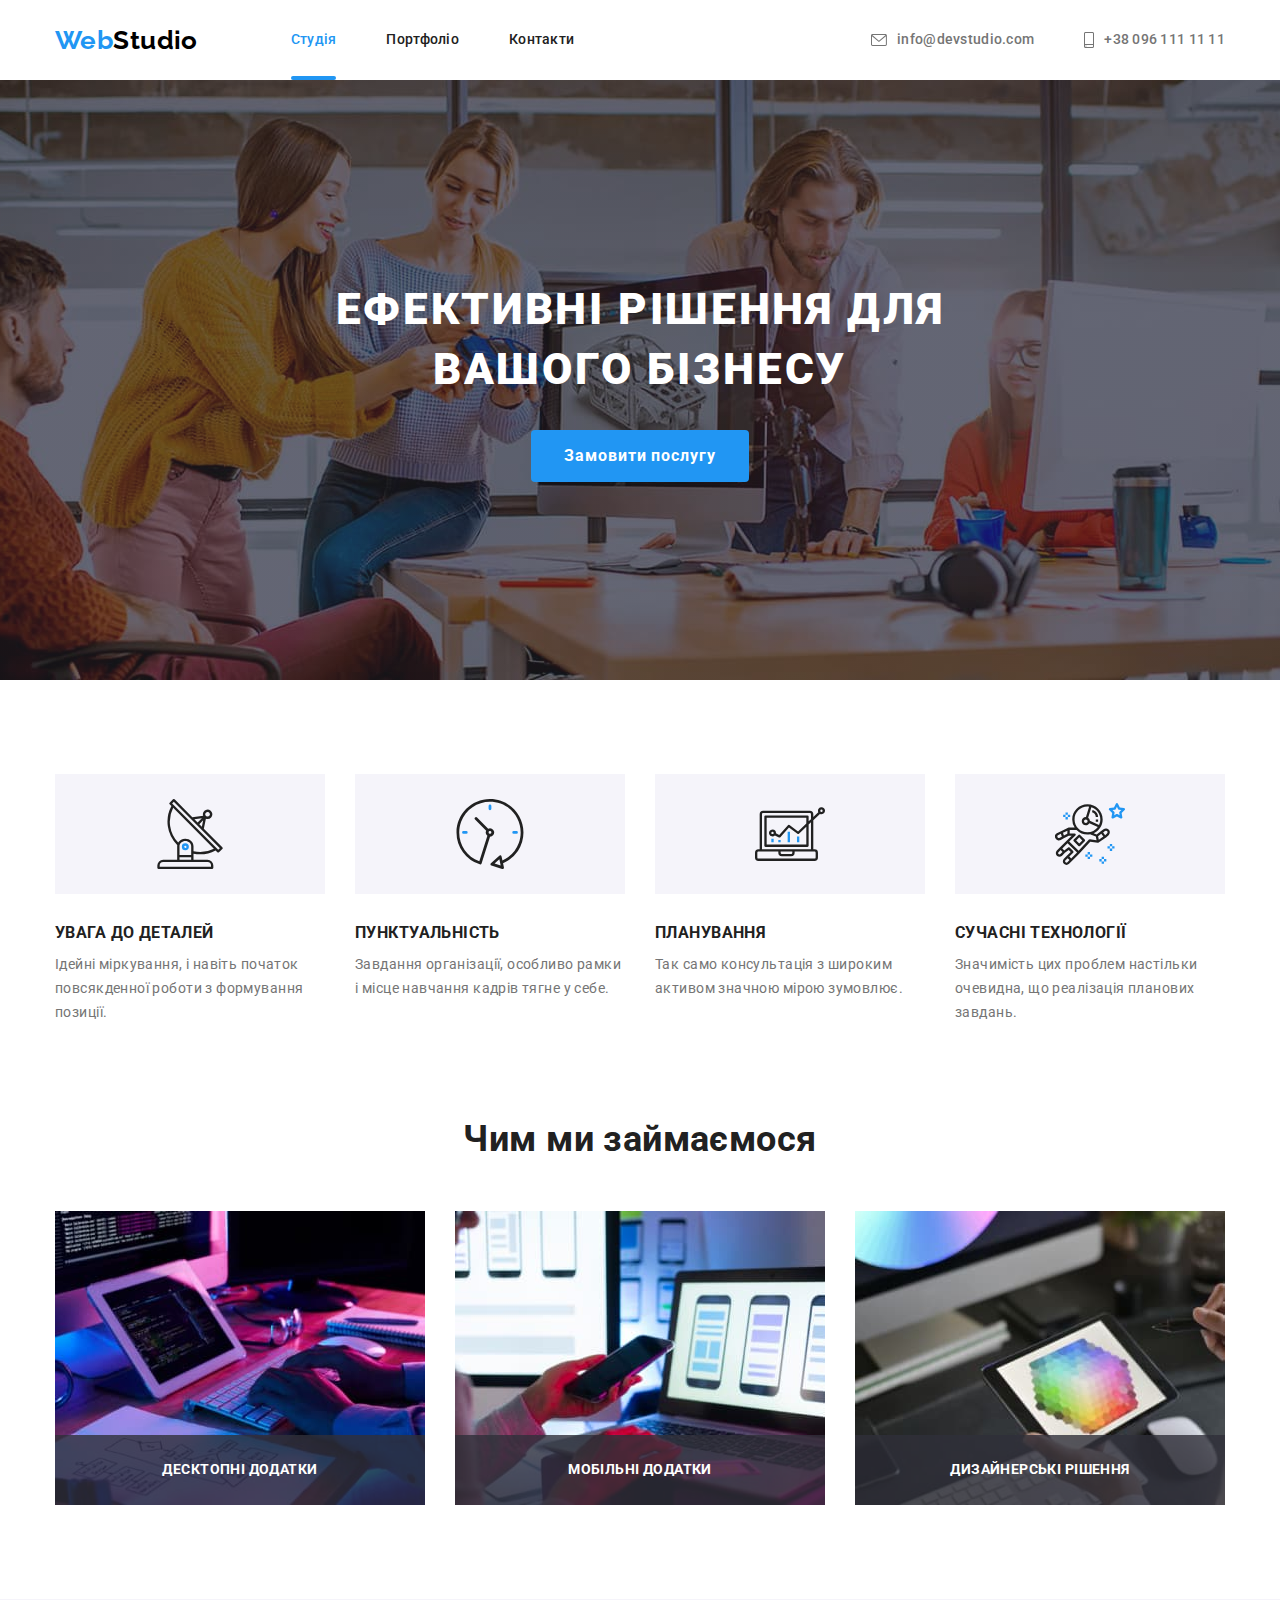
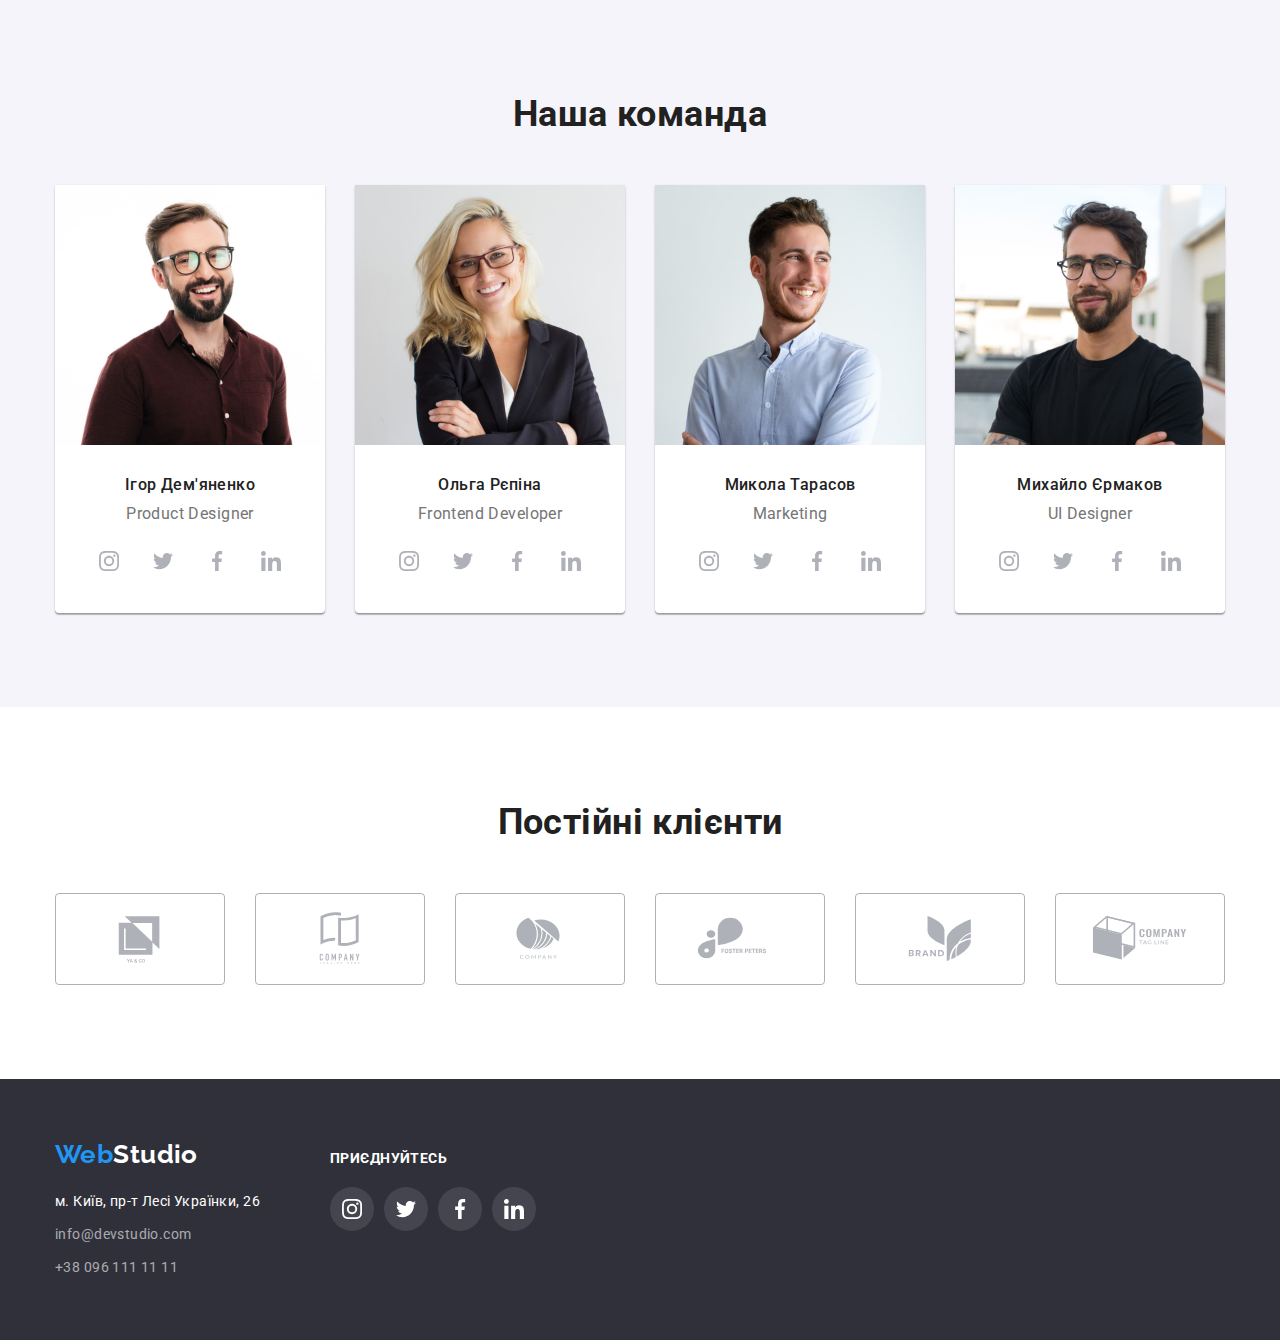
<file: index.html>
<!DOCTYPE html>
<html lang="uk">

<head>
    <meta charset="UTF-8">
    <meta http-equiv="X-UA-Compatible" content="IE=edge">
    <meta name="viewport" content="width=device-width, initial-scale=1.0">
    <link href="https://fonts.googleapis.com/css2?family=Raleway:wght@700&family=Roboto:wght@400;500;700;900&display=swap"
        rel="stylesheet">
    <title>Web-студія</title>
    <link
      rel="stylesheet"
      href="https://cdnjs.cloudflare.com/ajax/libs/modern-normalize/0.6.0/modern-normalize.min.css">
    <link rel="stylesheet" href="./css/styles.css">
</head>

<body>
    <!-- Шапка сайта -->
    <header>
	<div class="container main-nav">
        <nav class="main-nav">
            <a href="./index.html" class="logo"><span class="logo-web">Web</span>Studio</a>

            <ul class="site-nav list">
                <li class="item"><a href="" class="link current">Студія</a></li>
                <li class="item"><a href="./portfolio.html" class="link">Портфоліо</a></li>
                <li class="item"><a href="" class="link">Контакти</a></li>
            </ul>
        </nav>

        <ul class="site-nav list item-mail">
            <li class="item">
            <a href="mailto:info@devstudio.com" class="site-nav-mail-tel">
                <svg class="mail-tel-svg" width="16" height="12">
                <use href="./images/icons.svg#icon-envelope1"></use>
            </svg>info@devstudio.com</a></li>
            <li class="item"><a href="tel:+380961111111" class="site-nav-mail-tel">
                <svg class="mail-tel-svg tell" width="10" height="16">
        <use href="./images/icons.svg#icon-smartphone1"></use></svg>
        +38 096 111 11 11</a></li>
        </ul>
     </div>
    </header>

    <main>
        <!-- Герой -->
        <section class="hero section overlay">
            <div class="container heroo">
             <h1 class="hero-title">Ефективні рішення для вашого бізнесу</h1>
             <button data-modal-open type="button" class="hero-button">Замовити послугу</button>
            </div>
        </section>

        <!-- Преимущества -->
        <section class="top section">
        <div class="container">
            <h2 class="hidden-title">Переваги</h2>

            <ul class="top-poz list">
                <li class="top-item">
		<div class="top-svg"><svg width="70" height="70"><use href="./images/icons.svg#icon-antenna"></use></svg></div>
                    <h3 class="top-title">Увага до деталей</h3>
                    <p class="top-text">
                        Ідейні міркування, і навіть початок повсякденної роботи з формування позиції.
                    </p>
                </li>
                <li class="top-item">
                    <div class="top-svg"><svg width="70" height="70">
                            <use href="./images/icons.svg#icon-clock"></use>
                        </svg></div>
                    <h3 class="top-title">Пунктуальність</h3>
                    <p class="top-text">
                        Завдання організації, особливо рамки і місце навчання кадрів тягне у себе.
                    </p>
                </li>
                <li class="top-item">
                    <div class="top-svg"><svg width="70" height="70">
                            <use href="./images/icons.svg#icon-diagram"></use>
                        </svg></div>
                    <h3 class="top-title">Планування</h3>
                    <p class="top-text">
                        Так само консультація з широким активом значною мірою зумовлює.
                    </p>
                </li>
                <li class="top-item">
                    <div class="top-svg"><svg width="70" height="70">
                            <use href="./images/icons.svg#icon-astronaut"></use>
                        </svg></div>
                    <h3 class="top-title">Сучасні технології</h3>
                    <p class="top-text">
                        Значимість цих проблем настільки очевидна, що реалізація планових завдань.
                    </p>
                </li>
            </ul>
           </div>
        </section>

        <!-- Чем мы занимаемся -->
        <section class="top-what section">
        <div class="container">
            <h2 class="section-title">Чим ми займаємося</h2>

            <ul class="photo-list list">
                <li class="photo-p">
                    <img src="./images/box1.jpg" alt="Набір коду за блок-схемою" width="370" height="294">
                        <p class="photo-descr-text">Десктопні додатки</p>
                </li>
                <li class="photo-p">
                    <img src="./images/box2.jpg" alt="Розробка мобільного додатку" width="370" height="294">
                    <p class="photo-descr-text">Мобільні додатки</p>
                </li>
                <li class="photo-p">
                    <img src="./images/box3.jpg" alt="Кольоровий спектр на планшеті" width="370" height="294">
                    <p class="photo-descr-text">Дизайнерські рішення</p>
                </li>
            </ul>
        </div>
        </section>

        <!-- Наша команда -->
        <section class="team-section section">
        <div class="container">
            <h2 class="section-title">Наша команда</h2>

            <ul class="list team">
                <li class="team-item">
                    <img class="section-photo" src="./images/img1.jpg" alt="Ігор Дем'яненко" width="270" height="260">
                    <div class="team-text">
                    <h3 class="section-names">Ігор Дем'яненко</h3>
                    <p lang="en" class="section-spec">Product Designer</p>
                    <ul class="list team-list">
                    <li><a class="team-link" target="_blank" href="https://www.instagram.com"><svg class="team-svg" width="20" height="20">
                        <use href="./images/icons.svg#icon-insta"></use>
                    </svg></a></li>
                    <li><a class="team-link" target="_blank" href="https://www.twitter.com"><svg class="team-svg" width="20" height="20">
                        <use href="./images/icons.svg#icon-twitter"></use>
                    </svg></a></li>
                    <li><a class="team-link" target="_blank" href="https://www.facebook.com"><svg class="team-svg" width="20" height="20">
                        <use href="./images/icons.svg#icon-facebook"></use>
                    </svg></a></li>
                    <li><a class="team-link" target="_blank" href="https://www.linkedin.com"><svg class="team-svg" width="20" height="20">
                        <use href="./images/icons.svg#icon-in"></use>
                    </svg></a></li></ul>
                    </div>
                </li>
                <li class="team-item">
                    <img class="section-photo" src="./images/img2.jpg" alt="Ольга Рєпіна" width="270" height="260">
                    <div class="team-text">
                    <h3 class="section-names">Ольга Рєпіна</h3>
                    <p lang="en" class="section-spec">Frontend Developer</p>
                    <ul class="list team-list">
                        <li><a class="team-link" target="_blank" href="https://www.instagram.com"><svg class="team-svg" width="20"
                                    height="20">
                                    <use href="./images/icons.svg#icon-insta"></use>
                                </svg></a></li>
                        <li><a class="team-link" target="_blank" href="https://www.twitter.com"><svg class="team-svg" width="20"
                                    height="20">
                                    <use href="./images/icons.svg#icon-twitter"></use>
                                </svg></a></li>
                        <li><a class="team-link" target="_blank" href="https://www.facebook.com"><svg class="team-svg" width="20"
                                    height="20">
                                    <use href="./images/icons.svg#icon-facebook"></use>
                                </svg></a></li>
                        <li><a class="team-link" target="_blank" href="https://www.linkedin.com"><svg class="team-svg" width="20"
                                    height="20">
                                    <use href="./images/icons.svg#icon-in"></use>
                                </svg></a></li>
                    </ul>
                    </div>
                </li>
                <li class="team-item">
                    <img class="section-photo" src="./images/img3.jpg" alt="Микола Тарасов" width="270" height="260">
                    <div class="team-text">
                    <h3 class="section-names">Микола Тарасов</h3>
                    <p lang="en" class="section-spec">Marketing</p>
                    <ul class="list team-list">
                        <li><a class="team-link" target="_blank" href="https://www.instagram.com"><svg class="team-svg" width="20"
                                    height="20">
                                    <use href="./images/icons.svg#icon-insta"></use>
                                </svg></a></li>
                        <li><a class="team-link" target="_blank" href="https://www.twitter.com"><svg class="team-svg" width="20"
                                    height="20">
                                    <use href="./images/icons.svg#icon-twitter"></use>
                                </svg></a></li>
                        <li><a class="team-link" target="_blank" href="https://www.facebook.com"><svg class="team-svg" width="20"
                                    height="20">
                                    <use href="./images/icons.svg#icon-facebook"></use>
                                </svg></a></li>
                        <li><a class="team-link" target="_blank" href="https://www.linkedin.com"><svg class="team-svg" width="20"
                                    height="20">
                                    <use href="./images/icons.svg#icon-in"></use>
                                </svg></a></li>
                    </ul>
                    </div>
                </li>
                <li class="team-item">
                    <img class="section-photo" src="./images/img4.jpg" alt="Михайло Єрмаков" width="270" height="260">
                    <div class="team-text">
                    <h3 class="section-names">Михайло Єрмаков</h3>
                    <p lang="en" class="section-spec">UI Designer</p>
                    <ul class="list team-list">
                        <li><a class="team-link" target="_blank" href="https://www.instagram.com"><svg class="team-svg" width="20"
                                    height="20">
                                    <use href="./images/icons.svg#icon-insta"></use>
                                </svg></a></li>
                        <li><a class="team-link" target="_blank" href="https://www.twitter.com"><svg class="team-svg" width="20"
                                    height="20">
                                    <use href="./images/icons.svg#icon-twitter"></use>
                                </svg></a></li>
                        <li><a class="team-link" target="_blank" href="https://www.facebook.com"><svg class="team-svg" width="20"
                                    height="20">
                                    <use href="./images/icons.svg#icon-facebook"></use>
                                </svg></a></li>
                        <li><a class="team-link" target="_blank" href="https://www.linkedin.com"><svg class="team-svg" width="20"
                                    height="20">
                                    <use href="./images/icons.svg#icon-in"></use>
                                </svg></a></li>
                    </ul>
                    </div>
                </li>
            </ul>
        </div>
        </section>

        <!-- Наши клиенты -->
         <section class="clients section">
        <div class="container">
            <h2 class="section-title">Постійні клієнти</h2>
        <ul class="list clients-logos">
        <li class="clients-item"><a href="" class="clients-link" target="_blank"><svg class="clients-svg" width="106" height="60">
                            <use href="./images/icons.svg#icon-logo1"></use>
                        </svg></a></li>
        <li class="clients-item"><a class="clients-link" target="_blank" href=""><svg class="clients-svg" width="106" height="60">
                            <use href="./images/icons.svg#icon-logo2"></use>
                        </svg></a></li>
        <li class="clients-item"><a class="clients-link" target="_blank" href=""><svg class="clients-svg" width="106" height="60">
                            <use href="./images/icons.svg#icon-logo3"></use>
                        </svg></a></li>
        <li class="clients-item"><a class="clients-link" target="_blank" href=""><svg class="clients-svg" width="106" height="60">
                            <use href="./images/icons.svg#icon-logo4"></use>
                        </svg></a></li>
        <li class="clients-item"><a class="clients-link" target="_blank" href=""><svg class="clients-svg" width="106" height="60">
                            <use href="./images/icons.svg#icon-logo5"></use>
                        </svg></a></li>
        <li class="clients-item"><a class="clients-link" target="_blank" href=""><svg class="clients-svg" width="106" height="60">
                            <use href="./images/icons.svg#icon-logo6"></use>
                        </svg></a></li></ul>

        </div>
        </section>
    </main>

    <!-- Футер -->
    <footer class="footer">
    <div class="container footer-poz">
        <div class="footer-join">
        <a href="./index.html" class="logo lp"><span class="logo-web">Web</span><span class="logo-web-foot">Studio</span></a>
            <address>
            <ul class="list">
                <li class="list-item-f"><a href="https://goo.gl/maps/CPtrU1FHBa2aNyZL9" target="_blank" rel="noopener noreferrer nofollow" class="footer-address">
                        м. Київ, пр-т Лесі Українки, 26</a></li>
                <li class="list-item-f"><a href="mailto:info@devstudio.com" class="footer-mail-tel">info@devstudio.com</a></li>
                <li><a href="tel:+380961111111" class="footer-mail-tel">+38 096 111 11 11</a></li>
            </ul>
            </address>
            </div>
            <div class="footer-join">
            <h2 class="footer-title">Приєднуйтесь</h2>
            <ul class="list team-list">
            <li><a class="footer-link" target="_blank" href="https://www.instagram.com"><svg class="footer-svg" width="20" height="20">
                            <use href="./images/icons.svg#icon-insta"></use>
                        </svg></a></li>
                    <li><a class="footer-link" target="_blank" href="https://www.twitter.com"><svg class="footer-svg" width="20" height="20">
                            <use href="./images/icons.svg#icon-twitter"></use>
                        </svg></a></li>
                    <li><a class="footer-link" target="_blank" href="https://www.facebook.com"><svg class="footer-svg" width="20" height="20">
                            <use href="./images/icons.svg#icon-facebook"></use>
                        </svg></a></li>
                    <li><a class="footer-link" target="_blank" href="https://www.linkedin.com"><svg class="footer-svg" width="20" height="20">
                            <use href="./images/icons.svg#icon-in"></use>
                        </svg></a></li></ul>
        </div>
    </div>
    </footer>

<div class="backdrop is-hidden" data-modal>
<div class="modal">
<button data-modal-close type="button" class="btn-modal"><svg class="btn-svg" width="18" height="18">
    <use href="./images/icons.svg#close"></use>
</svg></button>
</div>
</div>

<script src="./js/modal.js"></script>
</body>

</html>
</file>
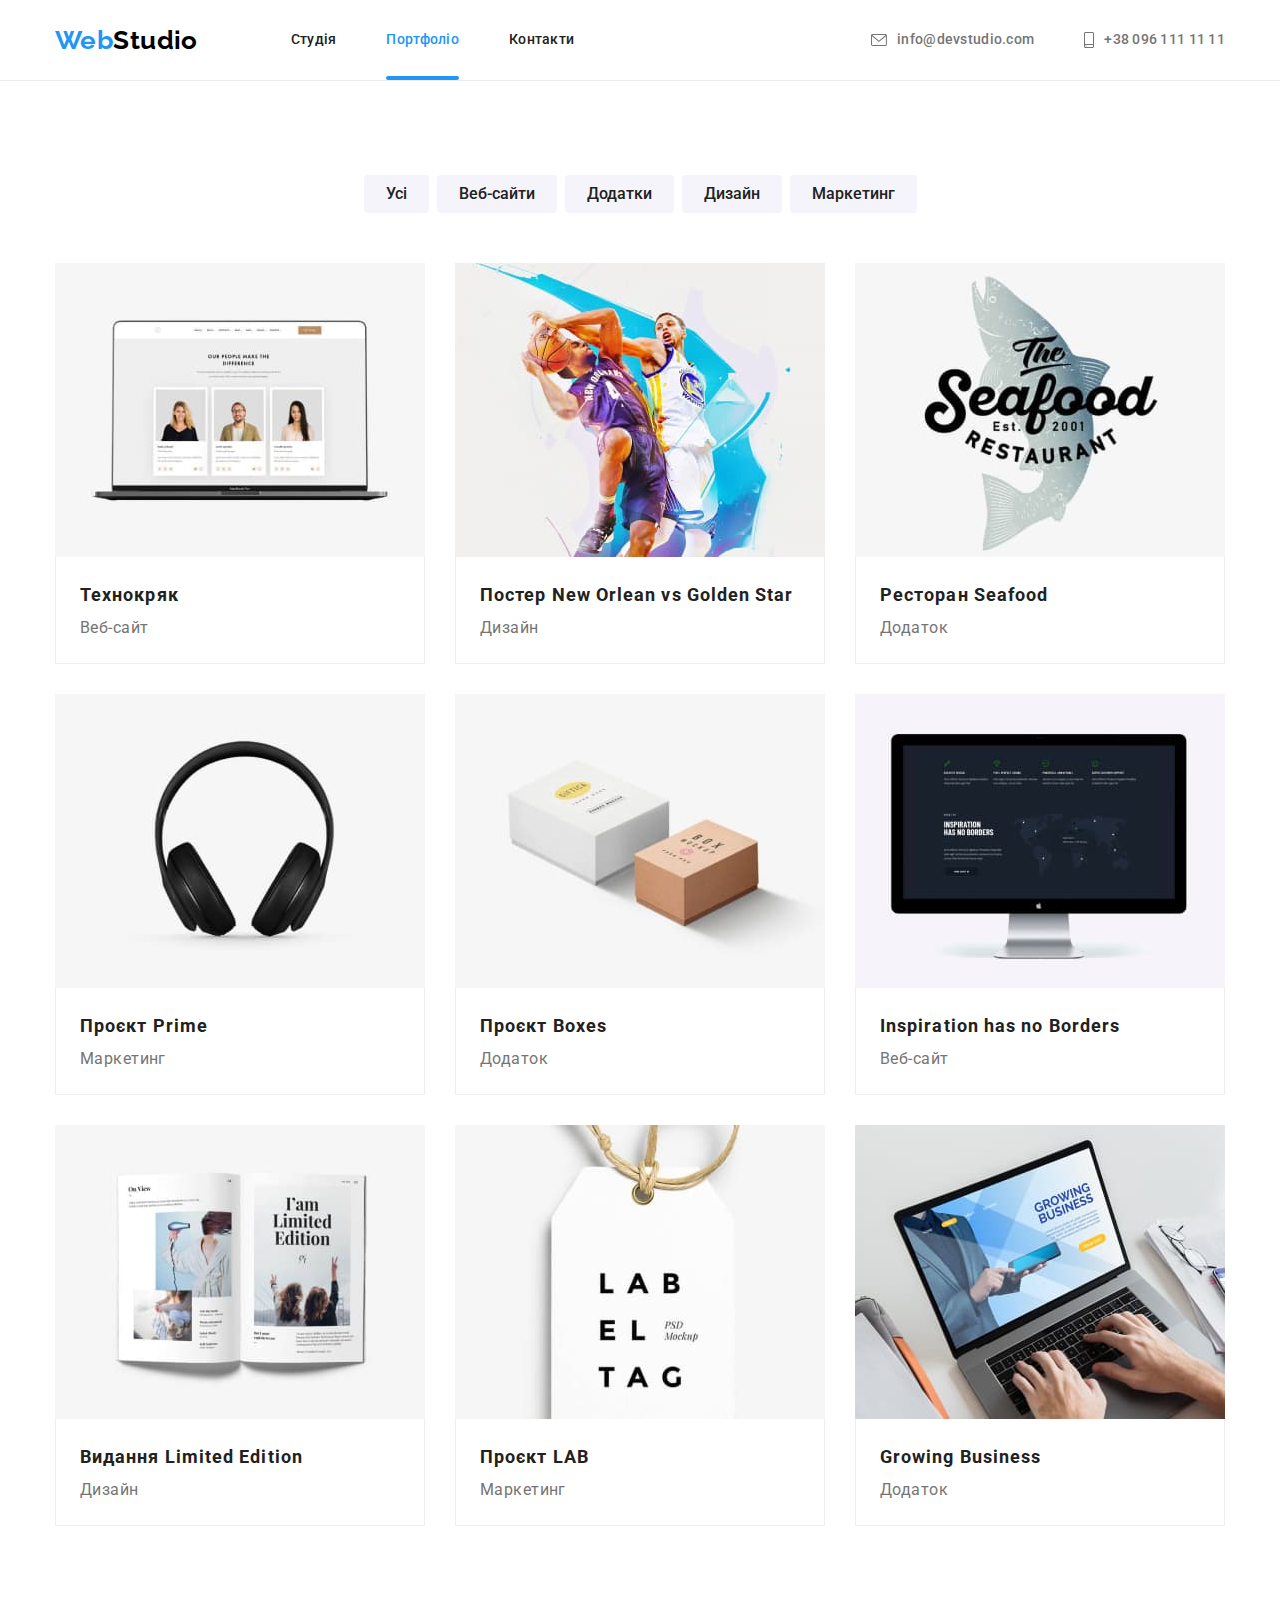
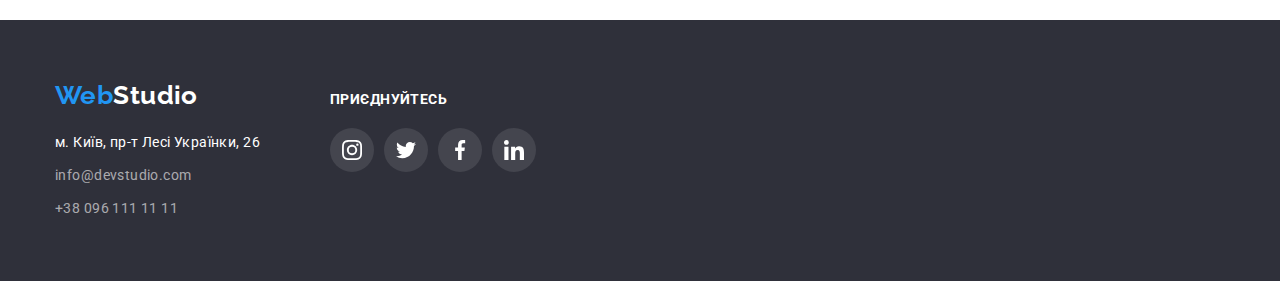
<file: portfolio.html>
<!DOCTYPE html>
<html lang="uk">

<head>
    <meta charset="UTF-8">
    <meta http-equiv="X-UA-Compatible" content="IE=edge">
    <meta name="viewport" content="width=device-width, initial-scale=1.0">
    <link
        href="https://fonts.googleapis.com/css2?family=Raleway:wght@700&family=Roboto:wght@400;500;700;900&display=swap"
        rel="stylesheet">
    <title>Document</title>
    <link rel="stylesheet"
        href="https://cdnjs.cloudflare.com/ajax/libs/modern-normalize/0.6.0/modern-normalize.min.css">
    <link rel="stylesheet" href="./css/styles.css">
</head>

<body>
    <!-- Шапка сайта -->
    <header class="borderh">
        <div class="container main-nav">
            <nav class="main-nav">
                <a href="./index.html" class="logo"><span class="logo-web">Web</span>Studio</a>

                <ul class="site-nav list">
                    <li class="item"><a href="./index.html" class="link">Студія</a></li>
                    <li class="item"><a href="" class="link current">Портфоліо</a></li>
                    <li class="item"><a href="" class="link">Контакти</a></li>
                </ul>
            </nav>

            <ul class="site-nav list item-mail">
                <li class="item">
                    <a href="mailto:info@devstudio.com" class="site-nav-mail-tel">
                        <svg class="mail-tel-svg" width="16" height="12">
                            <use href="./images/icons.svg#icon-envelope1"></use>
                        </svg>info@devstudio.com</a>
                </li>
                <li class="item"><a href="tel:+380961111111" class="site-nav-mail-tel">
                        <svg class="mail-tel-svg tell" width="10" height="16">
                            <use href="./images/icons.svg#icon-smartphone1"></use>
                        </svg>
                        +38 096 111 11 11</a></li>
            </ul>
            </div>
            </header>

    <main>
        <!-- Наши работы -->
        <section class="examples section">
            <div class="container">
            <h1 class="hidden-title">Проекти</h1>
            <ul class="list ex-filter">
                <li class="but-item"><button type="button" class="filter-button">Усі</button></li>
                <li class="but-item"><button type="button" class="filter-button">Веб-сайти</button></li>
                <li class="but-item"><button type="button" class="filter-button">Додатки</button></li>
                <li class="but-item"><button type="button" class="filter-button">Дизайн</button></li>
                <li class="but-item"><button type="button" class="filter-button">Маркетинг</button></li>
            </ul>
            
            <ul class="list examples-list">
                <li class="ex-item">
                    <a class="ex-link" href="">
                        <div class="ex-hidden">
                    <img class="examples-img" src="./images/portf1.jpg" alt="Розроблений сайт на ноутбуці" width="370" height="294">
                    <div class="ex-hover">
                        <p class="ex-hover-text">Ресурс пропонує комплексні пропозиції з різним рівнем функціоналу та сервісів. Все це
                            дозволить
                            відвідувачу отримати
                            вичерпні відомості про компанію чи приватну особу.</p>
                    </div></div>
                    <div class="ex-text-cont">
                    <h3 class="examples-title">Технокряк</h3>
                    <p class="examples-text">Веб-сайт</p>
                    </div></a>
                </li>
                <li class="ex-item">
		<a class="ex-link" href="">
            <div class="ex-hidden">
                <img class="examples-img" src="./images/portf2.jpg" alt="Два баскетболісти" width="370" height="294">
                    <div class="ex-hover">
                        <p class="ex-hover-text">Ресурс пропонує комплексні пропозиції з різним рівнем функціоналу та сервісів. Все це
                            дозволить
                            відвідувачу отримати
                            вичерпні відомості про компанію чи приватну особу.</p>
                    </div></div>
                    <div class="ex-text-cont"><h3 class="examples-title">Постер New Orlean vs Golden Star</h3>
                    <p class="examples-text">Дизайн</p></div></a>
                </li>
                <li class="ex-item">
		<a class="ex-link" href="">
                    <div class="ex-hidden">
                        <img class="examples-img" src="./images/portf3.jpg" alt="Логотип ресторану Seafood" width="370" height="294">
                    <div class="ex-hover">
                        <p class="ex-hover-text">Ресурс пропонує комплексні пропозиції з різним рівнем функціоналу та сервісів. Все це
                            дозволить
                            відвідувачу отримати
                            вичерпні відомості про компанію чи приватну особу.</p>
                    </div></div>
                    <div class="ex-text-cont"><h3 class="examples-title">Ресторан Seafood</h3>
                    <p class="examples-text">Додаток</p></div></a>
                </li>
                <li class="ex-item">
		<a class="ex-link" href="">
                    <div class="ex-hidden">
                        <img class="examples-img" src="./images/portf4.jpg" alt="Навушники" width="370" height="294">
                   <div class="ex-hover">
                        <p class="ex-hover-text">Ресурс пропонує комплексні пропозиції з різним рівнем функціоналу та сервісів. Все це
                            дозволить
                            відвідувачу отримати
                            вичерпні відомості про компанію чи приватну особу.</p>
                    </div></div>
                    <div class="ex-text-cont"> <h3 class="examples-title">Проєкт Prime</h3>
                    <p class="examples-text">Маркетинг</p></div></a>
                </li>
                <li class="ex-item">
		<a class="ex-link" href="">
                    <div class="ex-hidden">
                        <img class="examples-img" src="./images/portf5.jpg" alt="Дві коробки" width="370" height="294">
                    <div class="ex-hover">
                        <p class="ex-hover-text">Ресурс пропонує комплексні пропозиції з різним рівнем функціоналу та сервісів. Все це
                            дозволить
                            відвідувачу отримати
                            вичерпні відомості про компанію чи приватну особу.</p>
                    </div></div>
                    <div class="ex-text-cont"><h3 class="examples-title">Проєкт Boxes</h3>
                    <p class="examples-text">Додаток</p></div></a>
                </li>
                <li class="ex-item">
		<a class="ex-link" href="">
                    <div class="ex-hidden">
                        <img class="examples-img" src="./images/portf6.jpg" alt="Вімкнений монітор з сайтом" width="370" height="294">
                    <div class="ex-hover">
                        <p class="ex-hover-text">Ресурс пропонує комплексні пропозиції з різним рівнем функціоналу та сервісів. Все це
                            дозволить
                            відвідувачу отримати
                            вичерпні відомості про компанію чи приватну особу.</p>
                    </div></div>
                    <div class="ex-text-cont"><h3 class="examples-title">Inspiration has no Borders</h3>
                    <p class="examples-text">Веб-сайт</p></div></a>
                </li>
                <li class="ex-item">
		<a class="ex-link" href="">
                    <div class="ex-hidden">
                        <img class="examples-img" src="./images/portf7.jpg" alt="Розкрита книга" width="370" height="294">
                   <div class="ex-hover">
                        <p class="ex-hover-text">Ресурс пропонує комплексні пропозиції з різним рівнем функціоналу та сервісів. Все це
                            дозволить
                            відвідувачу отримати
                            вичерпні відомості про компанію чи приватну особу.</p>
                    </div></div>
                    <div class="ex-text-cont"> <h3 class="examples-title">Видання Limited Edition</h3>
                    <p class="examples-text">Дизайн</p></div></a>
                </li>
                <li class="ex-item">
		<a class="ex-link" href="">
                    <div class="ex-hidden">
                        <img class="examples-img" src="./images/portf8.jpg" alt="Бірка з назвою фірми" width="370" height="294">
                   <div class="ex-hover">
                        <p class="ex-hover-text">Ресурс пропонує комплексні пропозиції з різним рівнем функціоналу та сервісів. Все це
                            дозволить
                            відвідувачу отримати
                            вичерпні відомості про компанію чи приватну особу.</p>
                    </div></div>
                    <div class="ex-text-cont"> <h3 class="examples-title">Проєкт LAB</h3>
                    <p class="examples-text">Маркетинг</p></div></a>
                </li>
                <li class="ex-item">
		<a class="ex-link" href="">
                    <div class="ex-hidden">
                        <img class="examples-img" src="./images/portf9.jpg" alt="Набір тексту на ноутбуці з відкритим сайтом" width="370" height="294">
                   <div class="ex-hover">
                        <p class="ex-hover-text">Ресурс пропонує комплексні пропозиції з різним рівнем функціоналу та сервісів. Все це
                            дозволить
                            відвідувачу отримати
                            вичерпні відомості про компанію чи приватну особу.</p>
                    </div></div>
                    <div class="ex-text-cont"> <h3 class="examples-title">Growing Business</h3>
                    <p class="examples-text">Додаток</p></div></a>
                </li>
            </ul>
            </div>
        </section>
    </main>


    <!-- Футер -->
    <footer class="footer">
        <div class="container footer-poz">
            <div class="footer-join">
                <a href="./index.html" class="logo lp"><span class="logo-web">Web</span><span
                        class="logo-web-foot">Studio</span></a>
                <address>
                    <ul class="list">
                        <li class="list-item-f"><a href="https://goo.gl/maps/CPtrU1FHBa2aNyZL9" target="_blank"
                                rel="noopener noreferrer nofollow" class="footer-address">
                                м. Київ, пр-т Лесі Українки, 26</a></li>
                        <li class="list-item-f"><a href="mailto:info@devstudio.com"
                                class="footer-mail-tel">info@devstudio.com</a></li>
                        <li><a href="tel:+380961111111" class="footer-mail-tel">+38 096 111 11 11</a></li>
                    </ul>
                </address>
            </div>
            <div class="footer-join">
                <h2 class="footer-title">Приєднуйтесь</h2>
                <ul class="list team-list">
                    <li><a class="footer-link" target="_blank" href="https://www.instagram.com"><svg class="footer-svg"
                                width="20" height="20">
                                <use href="./images/icons.svg#icon-insta"></use>
                            </svg></a></li>
                    <li><a class="footer-link" target="_blank" href="https://www.twitter.com"><svg class="footer-svg"
                                width="20" height="20">
                                <use href="./images/icons.svg#icon-twitter"></use>
                            </svg></a></li>
                    <li><a class="footer-link" target="_blank" href="https://www.facebook.com"><svg class="footer-svg"
                                width="20" height="20">
                                <use href="./images/icons.svg#icon-facebook"></use>
                            </svg></a></li>
                    <li><a class="footer-link" target="_blank" href="https://www.linkedin.com"><svg class="footer-svg"
                                width="20" height="20">
                                <use href="./images/icons.svg#icon-in"></use>
                            </svg></a></li>
                </ul>
            </div>
        </div>
    </footer>
    </body>
    
    </html>
</file>
<file: css/styles.css>
:root {
    --primary-text-color: #757575;
    --title-text-color: #212121;
    --accent-color: #2196f3;
    --primary-white-color: #ffffff;
    --logo-color: #000000;
    --hero-bg-color: #2F303A;
    --section-color: #F5F4FA;
    --header-border: #ececec;
    --image-border: #eeeeee;
    --bg-svg-color: #F5F4FA;
    --link-color: #AFB1B8;
}

li,ul,p,h1,h2,h3,h4,h5,h6{
    margin: 0;
    padding: 0;
}

.list {
    padding: 0;
    margin: 0;
    list-style: none;
}

.section {
    padding-top: 94px;
    padding-bottom: 94px;
}

body {
    background-color: var(--primary-white-color);
    color: var(--primary-text-color);
    font-family: 'Roboto', sans-serif;
    font-size: 14px;
    letter-spacing: 0.03em;
}

.container {
    margin-left: auto;
    margin-right: auto;
    width: 1200px;
    padding-left: 15px;
    padding-right: 15px;
}

.logo {
    color: var(--logo-color);
    text-decoration: none;
    font-family: 'Raleway';
    font-weight: 700;
    font-size: 26px;
    line-height: 1.19;
    padding-top: 24px;
    padding-bottom: 24px;
}

.logo-web {
    color: var(--accent-color);
}

.logo-web-foot {
    color: var(--primary-white-color);
}

/* Site nav */

.site-nav {
    display: flex;
    margin-left: 93px;
}

.site-nav .item:not(:last-child) {
    margin-right: 50px;
}

.main-nav {
    display: flex;
    align-items: center;
    justify-content: space-between;
}

.borderh {
    border-bottom: 1px solid var(--header-border);
}

.link{
    transition: color 250ms cubic-bezier(0.4, 0, 0.2, 1);
}

.site-nav .link {
    display: flex;
    padding-top: 32px;
    padding-bottom: 32px;
    color: var(--title-text-color);
    text-decoration: none;
    font-weight: 500;
    line-height: 1.14;
    letter-spacing: 0.02em;
}

.site-nav .link:hover,
.site-nav .link:focus {
    color: var(--accent-color);
}

.site-nav .link.current {
    color: var(--accent-color);
}

.site-nav-mail-tel {
    display: flex;
    align-items: center;
    text-decoration: none;
    font-weight: 500;
    line-height: 1.14;
    letter-spacing: 0.02em;
    color: var(--primary-text-color);
    padding-top: 32px;
    padding-bottom: 32px;
    transition: color 250ms cubic-bezier(0.4, 0, 0.2, 1);
}

.current {
    position: relative;
}

.current::after {
    content: "";
    display: block;
    width: 100%;
    height: 4px;
    border-radius: 2px;
    position: absolute;
    bottom: 0;
    left: 0;
    background-color: var(--accent-color);
}

.current:hover::after,
.current:focus::after {
    background-color: var(--accent-color);
}

.item-mail {
    margin-left: 0;
}

.site-nav-mail-tel:hover,
.site-nav-mail-tel:focus {
    color: var(--accent-color);
}



/* Hero */
.hero {
    background-color: var(--hero-bg-color);
    text-align: center;
    height: 600px;
    padding-top: 0;
}

.hero {
    padding: 200px 0;
}

.hero-title {
    font-weight: 900;
    font-size: 44px;
    line-height: 1.36;
    letter-spacing: 0.06em;
    text-transform: uppercase;
    color: var(--primary-white-color);
    margin-top: 0;
    margin-bottom: 30px;
    text-align: center;
}

.heroo {
    width: 696px;
}

.overlay{
    height: 600px;
    max-width: 1600px;
    margin-left: auto;
    margin-right: auto;
    background-image: linear-gradient(
    to right,
    rgba(47, 48, 58, 0.4),
    rgba(47, 48, 58, 0.4)),
    url("../images/bg-img.jpg");
    background-size: cover;
    background-repeat: no-repeat;
    background-position: center;
}

.hero-button {
    border: 1px solid transparent;
    padding: 10px 32px;
    cursor: pointer;
    background-color: var(--accent-color);
    font-family: inherit;
    font-weight: 700;
    font-size: 16px;
    line-height: 1.88;
    letter-spacing: 0.06em;
    text-align: center;
    color: var(--primary-white-color);
    border-radius: 4px;
    min-width: 152px;

}

.hidden-title {
    position: absolute;
    left: -10000px;
    top: auto;
    width: 1px;
    height: 1px;
    overflow: hidden;
}

.top-poz {
    display: flex;
    gap: 30px;
}

.top-item {
    max-width: 270px;
}

.photo-list {
    display: flex;
    gap: 30px;
}

img {
    display: block;
    max-width: 100%;
    height: auto;
}

.photo-p{
    position: relative;
}

.photo-descr-text{
    margin: 0;
    position: absolute;
    font-style: normal;
    font-weight: 700;
    line-height: 1.14;
    text-align: center;
    text-transform: uppercase;
    color: var(--primary-white-color);
    background-color: rgba(47, 48, 58, 0.8);
    width: 370px;
    height: 70px;
    display: flex;
    justify-content: center;
    align-items: center;
    bottom: 0;
}

.top-what {
    padding-top: 0;
}

.top-title {
    line-height: 1.14;
    text-transform: uppercase;
    color: var(--title-text-color);
    margin-top: 0;
    margin-bottom: 10px;
}

.top-text {
    line-height: 1.71;
    margin-top: 0;
    margin-bottom: 0;
}

.team {
    display: flex;
    gap: 30px;
}

.team-item {
    text-align: center;
    background: #FFFFFF;
    box-shadow: 0px 1px 3px rgba(0, 0, 0, 0.12), 0px 1px 1px rgba(0, 0, 0, 0.14), 0px 2px 1px rgba(0, 0, 0, 0.2);
    border-radius: 0px 0px 4px 4px;
}

.section-title {
    font-size: 36px;
    line-height: 1.17;
    text-align: center;
    color: var(--title-text-color);
    margin-top: 0;
    margin-bottom: 50px;
}

.team-section {
    background-color: var(--section-color);
}

.team-text {
    padding: 30px 32px;
}

.section-names {
    font-weight: 500;
    font-size: 16px;
    line-height: 1.19;
    color: var(--title-text-color);
    margin-top: 0;
    margin-bottom: 10px;
}

.section-spec {
    font-size: 16px;
    line-height: 1.19;
    margin-top: 0;
    margin-bottom: 16px;
}

.footer {
    background-color: var(--hero-bg-color);
    padding-top: 60px;
    padding-bottom: 60px;
}

.lp {
    display: block;
    margin-bottom: 20px;
    padding-top: 0;
    padding-bottom: 0;
}

.footer-address {
    text-decoration: none;
    line-height: 1.71;
    color: var(--primary-white-color);
    font-style: normal;
    transition: color 250ms cubic-bezier(0.4, 0, 0.2, 1);
}


.footer-mail-tel {
    text-decoration: none;
    line-height: 1.71;
    color: rgba(255, 255, 255, 0.6);
    font-style: normal;
    transition: color 250ms cubic-bezier(0.4, 0, 0.2, 1);
}

.list-item-f {
    margin-top: 0;
    margin-bottom: 9px;
}

.footer-address:hover,
.footer-address:focus,
.footer-mail-tel:hover,
.footer-mail-tel:focus {
    color: var(--accent-color);
}

.ex-filter {
    display: flex;
    justify-content: center;
    margin-bottom: 50px;
}

.filter-button {
    border-radius: 4px;
    padding: 6px 22px;
    background-color: var(--section-color);
    font-family: inherit;
    font-weight: 500;
    font-size: 16px;
    line-height: 1.62;
    color: var(--title-text-color);
    cursor: pointer;
    border: none;
    transition: background-color 250ms cubic-bezier(0.4, 0, 0.2, 1), 
    color 250ms cubic-bezier(0.4, 0, 0.2, 1), 
    box-shadow 250ms cubic-bezier(0.4, 0, 0.2, 1);
}

.but-item {
    margin-right: 8px;
}

.but-item:last-child {
    margin-right: 0;
}

.filter-button:hover,
.filter-button:focus {
    background-color: var(--accent-color);
    color: var(--primary-white-color);
    box-shadow: 
0px 3px 1px rgba(0, 0, 0, 0.1), 
0px 1px 2px rgba(0, 0, 0, 0.08), 
0px 2px 2px rgba(0, 0, 0, 0.12);
    cursor: pointer;
}

.examples-list {
    display: flex;
    flex-wrap: wrap;
}

.ex-item {
    box-sizing: border-box;
    width: 370px;
    margin-right: 30px;
    margin-bottom: 30px;
    background: var(--primary-white-color);
}

.ex-item:nth-child(3n) {
    margin-right: 0;
}

.ex-item:nth-child(n + 7) {
    margin-bottom: 0;
}

.ex-text-cont {
    padding: 20px 24px;
    border-bottom: 1px solid var(--image-border);
    border-left: 1px solid var(--image-border);
    border-right: 1px solid var(--image-border);
}

.ex-hover-text{
    font-size: 18px;
    line-height: 1.56;
    letter-spacing: 0.03em;
    color: var(--primary-white-color);
}

.ex-hidden{
position: relative;
overflow: hidden;
}

.ex-hover{
position: absolute;
background-color: rgba(33, 150, 243, 0.9);
    width: 370px;
    height: 294px;
    padding: 63px 24px;
    text-align: flex-start;
    display: flex;
    justify-content: center;
    align-items: center;
    transition: transform 250ms cubic-bezier(0.4, 0, 0.2, 1);
}

.examples-title {
    font-size: 18px;
    line-height: 2;
    letter-spacing: 0.06em;
    color: var(--title-text-color);
    margin-top: 0;
    margin-bottom: 0;
}

.examples-text {
    font-size: 16px;
    line-height: 1.88;
    margin-top: 0;
    margin-bottom: 0;
    color: var(--primary-text-color);
}

.ex-link{
    display: inline-block;
    text-decoration: none;
    transition: box-shadow 250ms cubic-bezier(0.4, 0, 0.2, 1);
}

.ex-link:hover,
.ex-link:focus{
    box-shadow: 
    0px 1px 1px rgba(0, 0, 0, 0.12), 
    0px 4px 4px rgba(0, 0, 0, 0.06), 
    1px 4px 6px rgba(0, 0, 0, 0.16);
}

.ex-link:hover .ex-hover,
.ex-link:focus .ex-hover{
    transform: translateY(-100%);
}

.top-svg{
    width: 270px;
    height: 120px;
    background-color: var(--bg-svg-color);
    margin-bottom: 30px;
    display: flex;
    justify-content: center;
    align-items: center;
}

.mail-tel-svg{
    fill: var(--primary-text-color);
    margin-right: 10px;
    transition: fill 250ms cubic-bezier(0.4, 0, 0.2, 1);
}

.mail-tel-svg:hover,
.mail-tel-svg:focus{
    fill: var(--accent-color);
}

.site-nav-mail-tel:hover .mail-tel-svg,
.site-nav-mail-tel:focus .mail-tel-svg{
    color: var(--accent-color);
    fill: var(--accent-color);
}


.team-link{
   height: 44px;
   width: 44px;
   background-color: var(--primary-white-color);
   border-radius: 50%;
   display: flex;
   justify-content: center;
   align-items: center;
   transition: background-color 250ms cubic-bezier(0.4, 0, 0.2, 1);
}

.team-list{
    display: flex;
    justify-content: center;
    gap: 10px;
}

.team-svg{
   fill: var(--link-color);
   transition: fill 250ms cubic-bezier(0.4, 0, 0.2, 1);
}

.team-svg:hover,
.team-svg:focus{
    fill: var(--primary-white-color);
}

.team-link:hover ,
.team-link:focus {
    background-color: var(--accent-color);
}

.team-link:hover .team-svg,
.team-link:focus .team-svg{
    fill: var(--primary-white-color);
    background-color: var(--accent-color);
}

.clients-svg{
    fill: var(--link-color);
    transition: fill 250ms cubic-bezier(0.4, 0, 0.2, 1);
}

.clients-link{
    border: 1px solid rgba(175, 177, 184, 1);
    border-radius: 4px;
    width: 170px;
    height: 92px;
    display: flex;
    justify-content: center;
    align-items: center;
    transition: border 250ms cubic-bezier(0.4, 0, 0.2, 1);
}

.clients-link:hover,
.clients-link:focus{
    fill: var(--accent-color);
    border: 1px solid var(--accent-color);
}

.clients-svg:hover,
.clients-svg:focus{
    fill: var(--accent-color);
}

.clients-link:hover .clients-svg,
.clients-link:focus .clients-svg {
    fill: var(--accent-color);
}

.clients-logos{
    display: flex;
    gap: 30px;
}

.footer-title{
text-decoration:none;
font-style: normal;
line-height: 1.14;
text-transform: uppercase;
color: var(--primary-white-color);
margin-bottom:20px;
font-size: 14px;
}

.footer-poz{
display: flex;
align-items: baseline;
gap: 70px;
}

.footer-link{
   height: 44px;
   width: 44px;
   background: rgba(255, 255, 255, 0.1);
   border-radius: 50%;
   display: flex;
   justify-content: center;
   align-items: center;
   transition: background-color 250ms cubic-bezier(0.4, 0, 0.2, 1);
}

.footer-svg{
   background-position: center;
   fill: var(--primary-white-color);
}

.footer-svg:hover,
.footer-svg:focus{
    fill: var(--primary-white-color);
}

.footer-link:hover ,
.footer-link:focus {
    background-color: var(--accent-color);
}

.footer-link:hover .team-svg,
.footer-link:focus .team-svg{
    fill: var(--primary-white-color);
    background-color: var(--accent-color);
}

.backdrop{
   position: fixed;
   top: 0;
   left: 0;
   width: 100%;
   height: 100%;
   background-color: rgba(0, 0, 0, 0.1);
   opacity: 1;
   transition: opacity 250ms cubic-bezier(0.4, 0, 0.2, 1);
}

.backdrop.is-hidden{
   visibility: hidden;
   opacity: 0;
   pointer-events: none;
}

.backdrop.is-hidden .modal{
transform: translate(-50%, -50%) scale(0.9);
}

.modal{
   min-width: 528px;
   min-height: 581px;
   border-radius: 4px;
   background-color: var(--primary-white-color);
   position: absolute;
   top: 50%;
   left: 50%;
   transform: translate(-50%, -50%) scale(1);
   transition: transform 250ms cubic-bezier(0.4, 0, 0.2, 1);
   

}

.btn-modal{
   padding: 0;
   width: 30px;
   height: 30px;
   cursor: pointer;
   background-color: var(--primary-white-color);
   box-sizing: border-box;
   position: absolute;
   border-radius: 50%;
   border: 1px solid rgba(0, 0, 0, 0.1);
   left: 93%;
   top: 1%;
}

.btn-svg{
   position: absolute;
   top: 50%;
   left: 50%;
   transform: translate(-50%, -50%);
}
</file>
